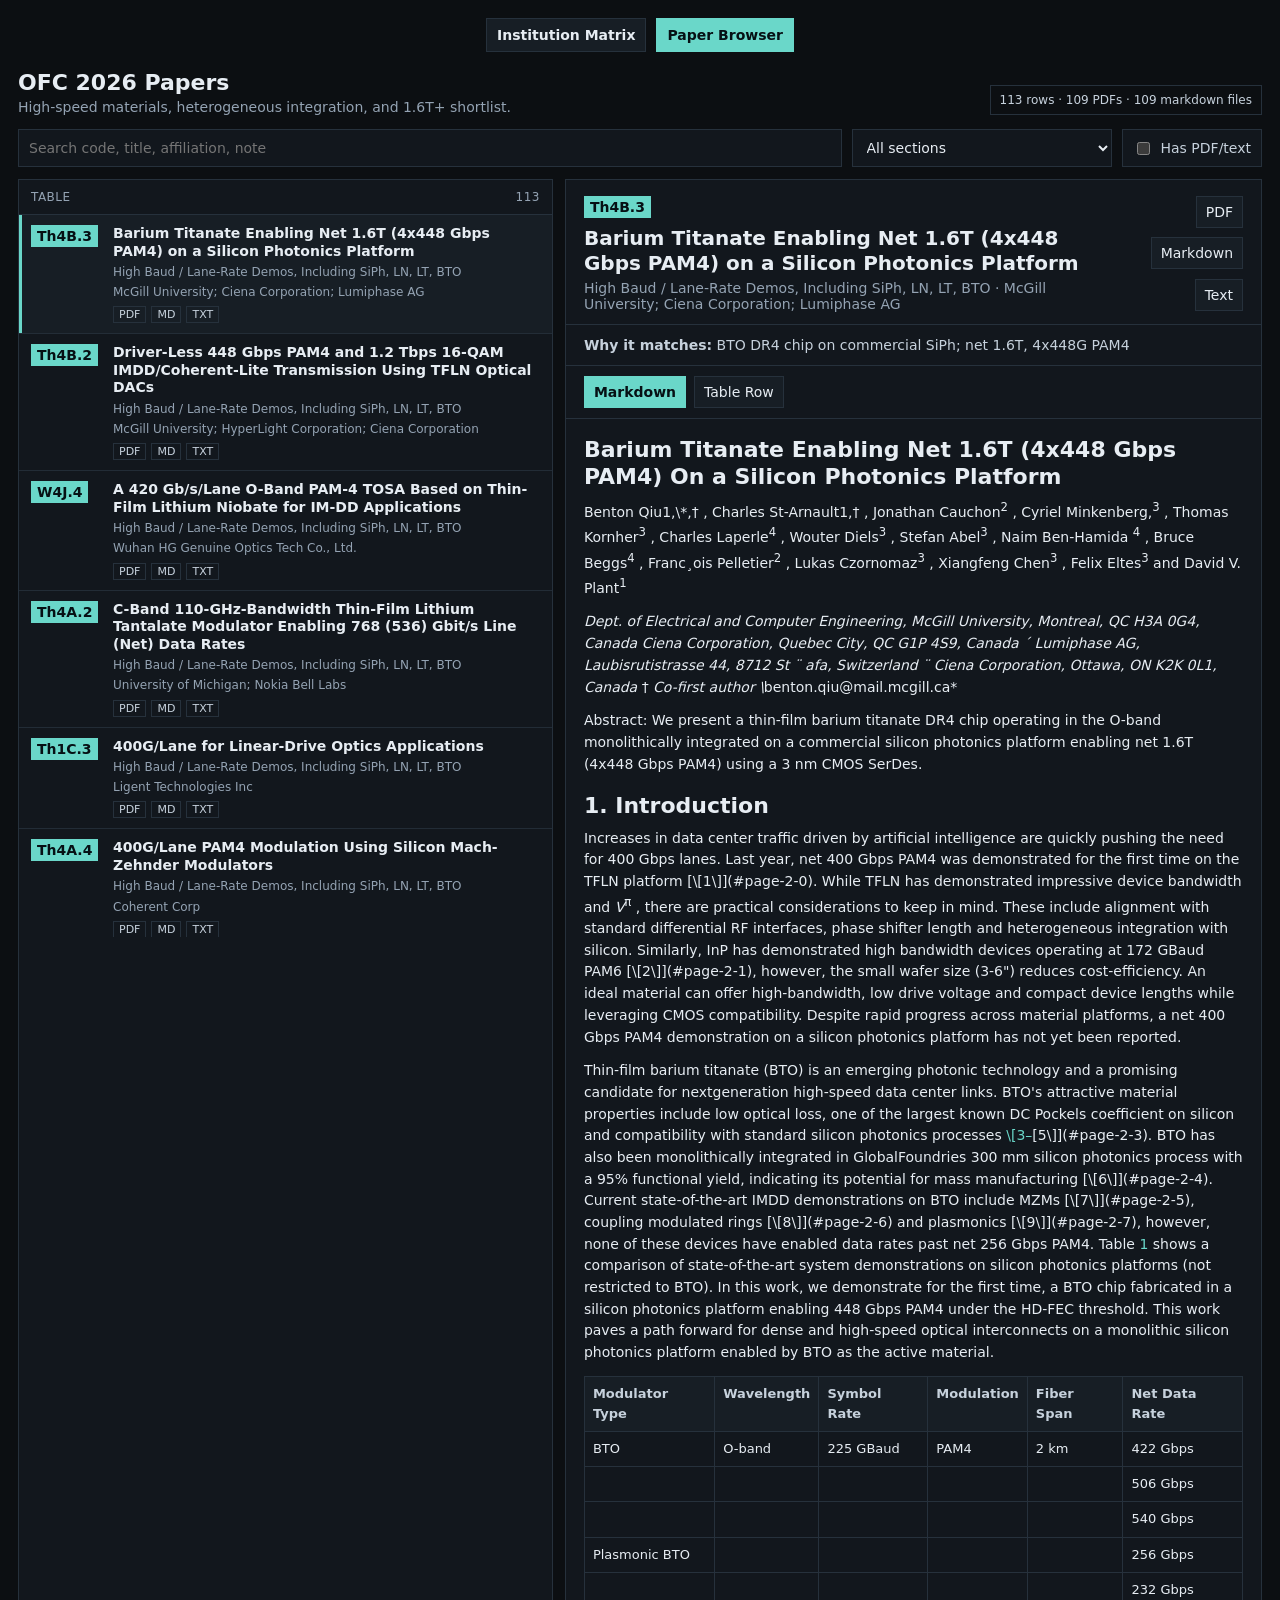
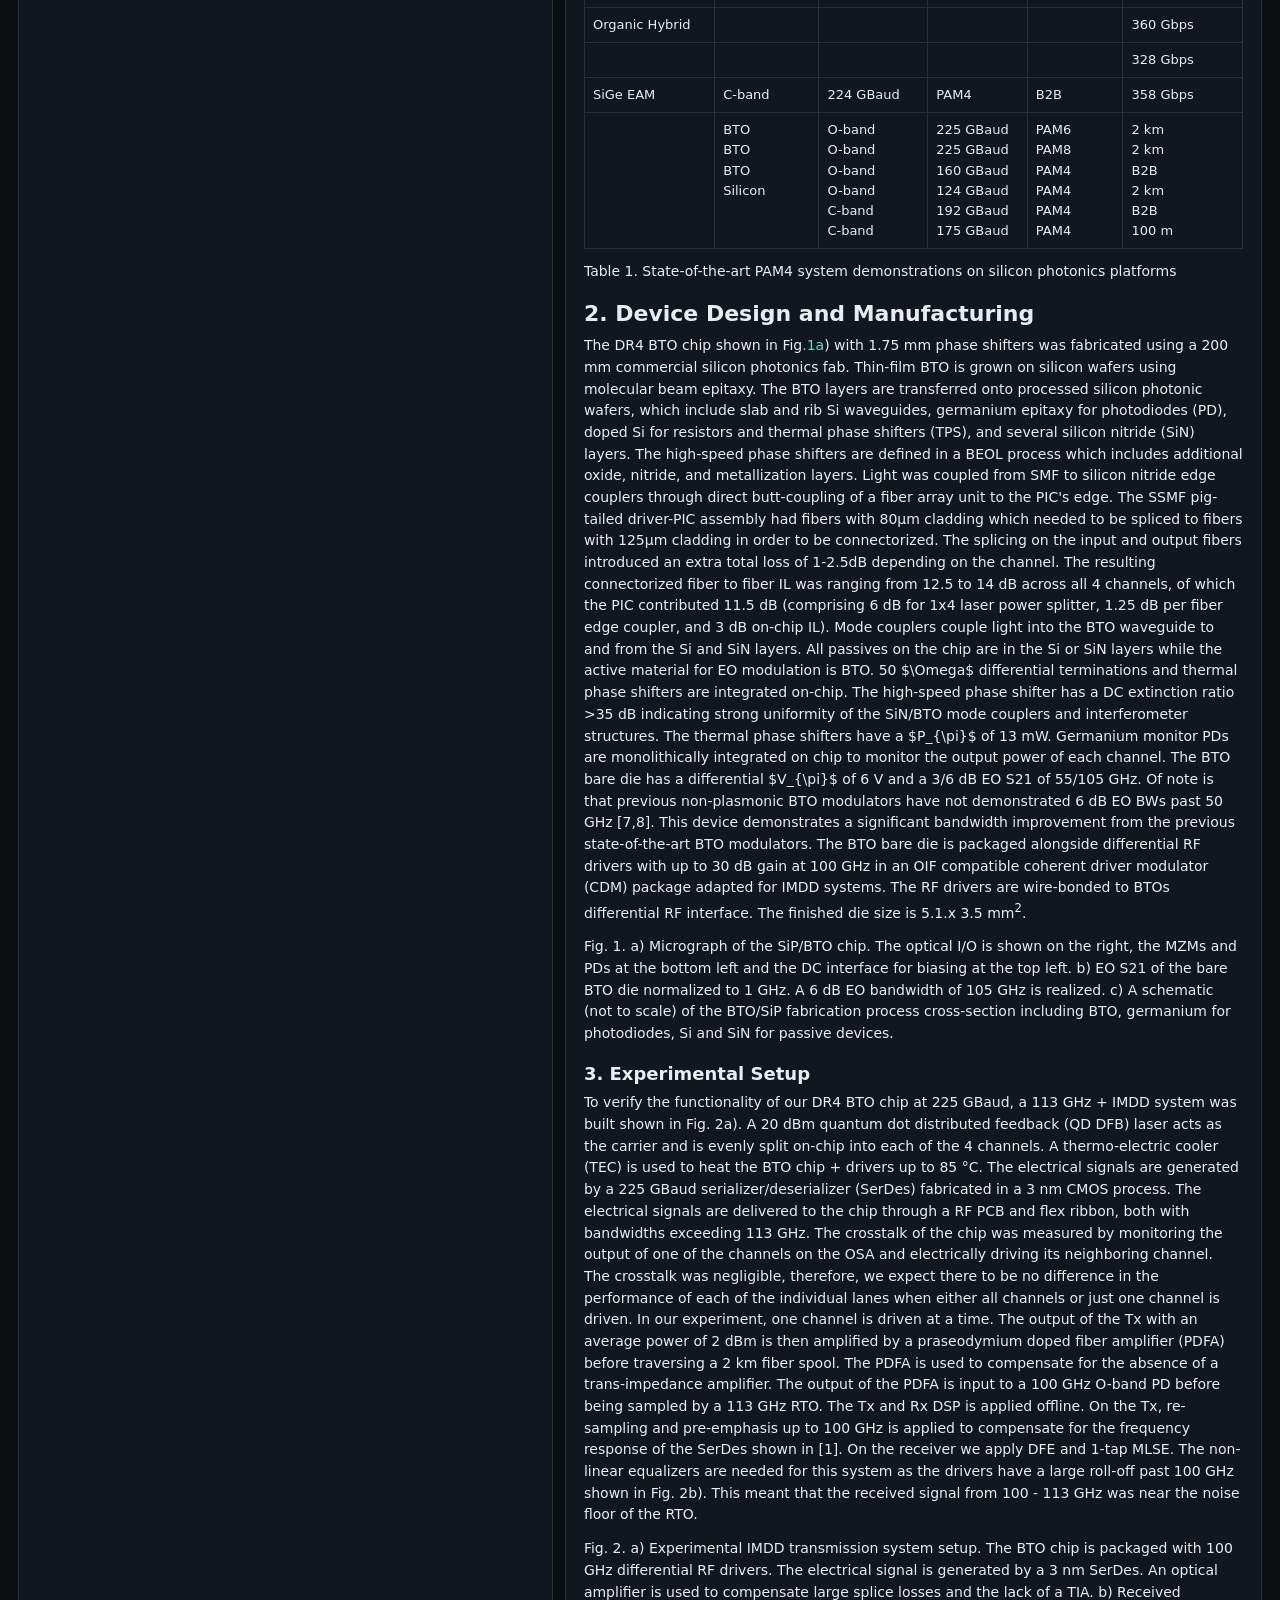
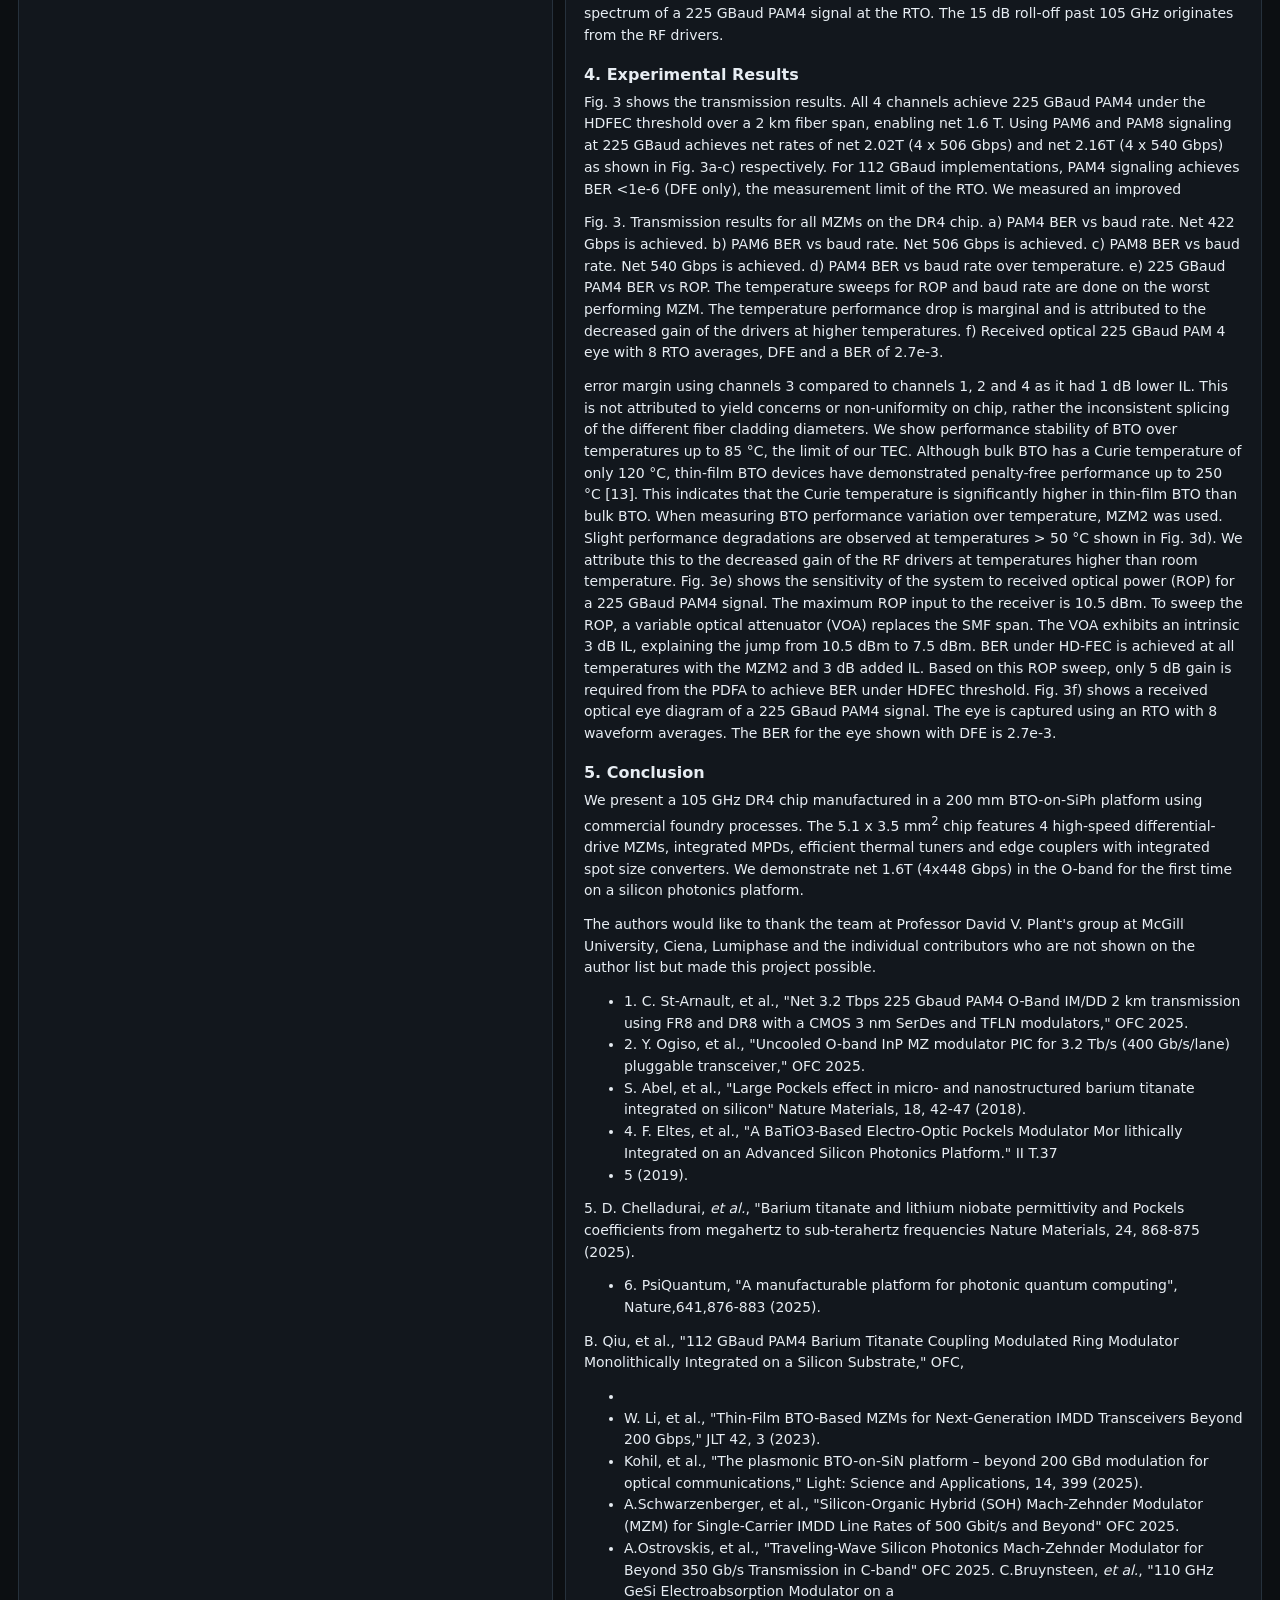
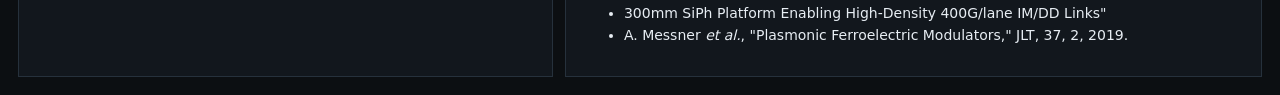
<file: ofc_browser/index.html>
<!doctype html>
<html lang="en">
  <head>
    <meta charset="utf-8" />
    <meta name="viewport" content="width=device-width, initial-scale=1" />
    <title>OFC 2026 High-Speed Materials Papers</title>
    <link rel="stylesheet" href="styles.css" />
  </head>
  <body>
    <main class="app">
      <nav class="site-nav" aria-label="Site navigation">
        <a href="../index.html">Institution Matrix</a>
        <a class="active" href="./index.html">Paper Browser</a>
      </nav>
      <header class="topbar">
        <div>
          <h1>OFC 2026 Papers</h1>
          <p>High-speed materials, heterogeneous integration, and 1.6T+ shortlist.</p>
        </div>
        <div class="stats" id="stats">Loading</div>
      </header>

      <section class="controls" aria-label="Filters">
        <input id="search" type="search" placeholder="Search code, title, affiliation, note" />
        <select id="sectionFilter" aria-label="Section filter">
          <option value="">All sections</option>
        </select>
        <label class="check"><input id="availableOnly" type="checkbox" /> Has PDF/text</label>
      </section>

      <section class="layout">
        <aside class="paper-list" aria-label="Papers">
          <div class="list-head">
            <span>Table</span>
            <span id="resultCount"></span>
          </div>
          <div id="paperList"></div>
        </aside>

        <section class="detail" aria-live="polite">
          <div class="detail-head">
            <div>
              <div class="code" id="detailCode"></div>
              <h2 id="detailTitle">Select a paper</h2>
              <p id="detailMeta"></p>
            </div>
            <nav class="links" id="detailLinks"></nav>
          </div>
          <div class="note" id="detailNote"></div>
          <div class="tabs" role="tablist">
            <button class="tab active" id="markdownTab" type="button">Markdown</button>
            <button class="tab" id="tableTab" type="button">Table Row</button>
          </div>
          <article class="markdown" id="markdownView"></article>
          <article class="row-view hidden" id="rowView"></article>
        </section>
      </section>
    </main>
    <script src="app.js"></script>
  </body>
</html>
</file>
<file: ofc_browser/styles.css>
:root {
  color-scheme: dark;
  --bg: #0c0f12;
  --panel: #12171d;
  --panel-2: #171e25;
  --line: #26313c;
  --text: #e7edf3;
  --muted: #94a3b3;
  --soft: #c6d1dc;
  --accent: #6ad7c9;
  --accent-2: #f0b85a;
  --danger: #ff7d7d;
}

* {
  box-sizing: border-box;
}

html,
body {
  margin: 0;
  min-height: 100%;
  background: var(--bg);
  color: var(--text);
  font-family: Inter, ui-sans-serif, system-ui, -apple-system, BlinkMacSystemFont, "Segoe UI", sans-serif;
  font-size: 14px;
}

button,
input,
select {
  font: inherit;
}

a {
  color: var(--accent);
  text-decoration: none;
}

a:hover {
  text-decoration: underline;
}

.app {
  max-width: 1560px;
  margin: 0 auto;
  padding: 18px;
}

.site-nav {
  display: flex;
  justify-content: center;
  gap: 10px;
  margin: 0 0 18px;
}

.site-nav a {
  color: var(--text);
  background: var(--panel-2);
  border: 1px solid var(--line);
  padding: 8px 10px;
  text-decoration: none;
  font-weight: 600;
}

.site-nav a:hover,
.site-nav a.active {
  color: #061014;
  background: var(--accent);
  border-color: var(--accent);
}

.topbar {
  display: flex;
  align-items: end;
  justify-content: space-between;
  gap: 20px;
  margin-bottom: 14px;
}

h1,
h2,
p {
  margin: 0;
}

h1 {
  font-size: 22px;
  font-weight: 720;
}

.topbar p,
#detailMeta {
  color: var(--muted);
  margin-top: 4px;
}

.stats {
  color: var(--soft);
  font-size: 12px;
  border: 1px solid var(--line);
  border-radius: 0;
  padding: 7px 9px;
  white-space: nowrap;
}

.controls {
  display: grid;
  grid-template-columns: minmax(260px, 1fr) 260px auto;
  gap: 10px;
  margin-bottom: 12px;
}

input,
select {
  width: 100%;
  color: var(--text);
  background: var(--panel);
  border: 1px solid var(--line);
  border-radius: 0;
  padding: 9px 10px;
  outline: none;
}

input:focus,
select:focus {
  border-color: var(--accent);
}

.check {
  display: flex;
  align-items: center;
  gap: 8px;
  color: var(--soft);
  background: var(--panel);
  border: 1px solid var(--line);
  border-radius: 0;
  padding: 0 10px;
  white-space: nowrap;
}

.check input {
  width: auto;
}

.layout {
  display: grid;
  grid-template-columns: minmax(360px, 43%) minmax(0, 1fr);
  gap: 12px;
  min-height: calc(100vh - 126px);
}

.paper-list,
.detail {
  background: var(--panel);
  border: 1px solid var(--line);
  border-radius: 0;
  min-height: 0;
}

.paper-list {
  overflow: hidden;
}

.list-head {
  display: flex;
  justify-content: space-between;
  align-items: center;
  color: var(--muted);
  padding: 10px 12px;
  border-bottom: 1px solid var(--line);
  font-size: 12px;
  text-transform: uppercase;
  letter-spacing: 0.04em;
}

#paperList {
  height: calc(100vh - 178px);
  overflow: auto;
}

.paper {
  display: grid;
  grid-template-columns: 72px minmax(0, 1fr);
  gap: 10px;
  width: 100%;
  text-align: left;
  color: var(--text);
  background: transparent;
  border: 0;
  border-bottom: 1px solid rgba(38, 49, 60, 0.8);
  padding: 10px 12px;
  cursor: pointer;
}

.paper:hover,
.paper.active {
  background: var(--panel-2);
}

.paper.active {
  box-shadow: inset 3px 0 0 var(--accent);
}

.badge,
.code {
  color: #061014;
  background: var(--accent);
  border-radius: 0;
  padding: 3px 6px;
  font-weight: 760;
  width: max-content;
}

.paper-title {
  font-weight: 650;
  line-height: 1.25;
}

.paper-sub {
  color: var(--muted);
  margin-top: 4px;
  font-size: 12px;
  line-height: 1.35;
}

.flags {
  display: flex;
  gap: 5px;
  margin-top: 6px;
}

.flag {
  color: var(--soft);
  border: 1px solid var(--line);
  border-radius: 0;
  padding: 1px 5px;
  font-size: 11px;
}

.flag.missing {
  color: var(--danger);
}

.detail {
  display: flex;
  flex-direction: column;
  overflow: hidden;
}

.detail-head {
  display: flex;
  justify-content: space-between;
  gap: 18px;
  padding: 16px 18px 12px;
  border-bottom: 1px solid var(--line);
}

.detail h2 {
  margin-top: 8px;
  font-size: 20px;
  line-height: 1.25;
}

.links {
  display: flex;
  align-items: flex-start;
  gap: 8px;
  flex-wrap: wrap;
  justify-content: flex-end;
}

.links a,
.tab {
  color: var(--text);
  background: var(--panel-2);
  border: 1px solid var(--line);
  border-radius: 0;
  padding: 7px 9px;
}

.links a:hover,
.tab:hover {
  border-color: var(--accent);
  text-decoration: none;
}

.note {
  color: var(--soft);
  border-bottom: 1px solid var(--line);
  padding: 10px 18px;
  line-height: 1.45;
}

.tabs {
  display: flex;
  gap: 8px;
  padding: 10px 18px;
  border-bottom: 1px solid var(--line);
}

.tab {
  cursor: pointer;
}

.tab.active {
  color: #061014;
  background: var(--accent);
  border-color: var(--accent);
  font-weight: 700;
}

.markdown,
.row-view {
  overflow: auto;
  padding: 18px;
  line-height: 1.55;
}

.markdown {
  height: 100%;
}

.markdown h1,
.markdown h2,
.markdown h3 {
  margin: 18px 0 8px;
  line-height: 1.2;
}

.markdown h1:first-child,
.markdown h2:first-child,
.markdown h3:first-child {
  margin-top: 0;
}

.markdown h1 {
  font-size: 22px;
}

.markdown h2 {
  font-size: 18px;
}

.markdown h3 {
  font-size: 16px;
}

.markdown p,
.markdown ul,
.markdown ol,
.markdown table,
.markdown pre {
  margin: 0 0 12px;
}

.markdown table,
.row-view table {
  width: 100%;
  border-collapse: collapse;
  font-size: 13px;
}

.markdown th,
.markdown td,
.row-view th,
.row-view td {
  border: 1px solid var(--line);
  padding: 7px 8px;
  vertical-align: top;
}

.markdown th,
.row-view th {
  color: var(--soft);
  background: var(--panel-2);
  text-align: left;
}

.markdown code,
.markdown pre {
  background: #0a0d10;
  border: 1px solid var(--line);
  border-radius: 0;
}

.markdown code {
  padding: 1px 4px;
}

.markdown pre {
  overflow: auto;
  padding: 10px;
}

.hidden {
  display: none;
}

@media (max-width: 920px) {
  .topbar,
  .detail-head {
    align-items: stretch;
    flex-direction: column;
  }

  .controls,
  .layout {
    grid-template-columns: 1fr;
  }

  .check {
    min-height: 38px;
  }

  #paperList {
    height: 42vh;
  }

  .links {
    justify-content: flex-start;
  }
}
</file>
